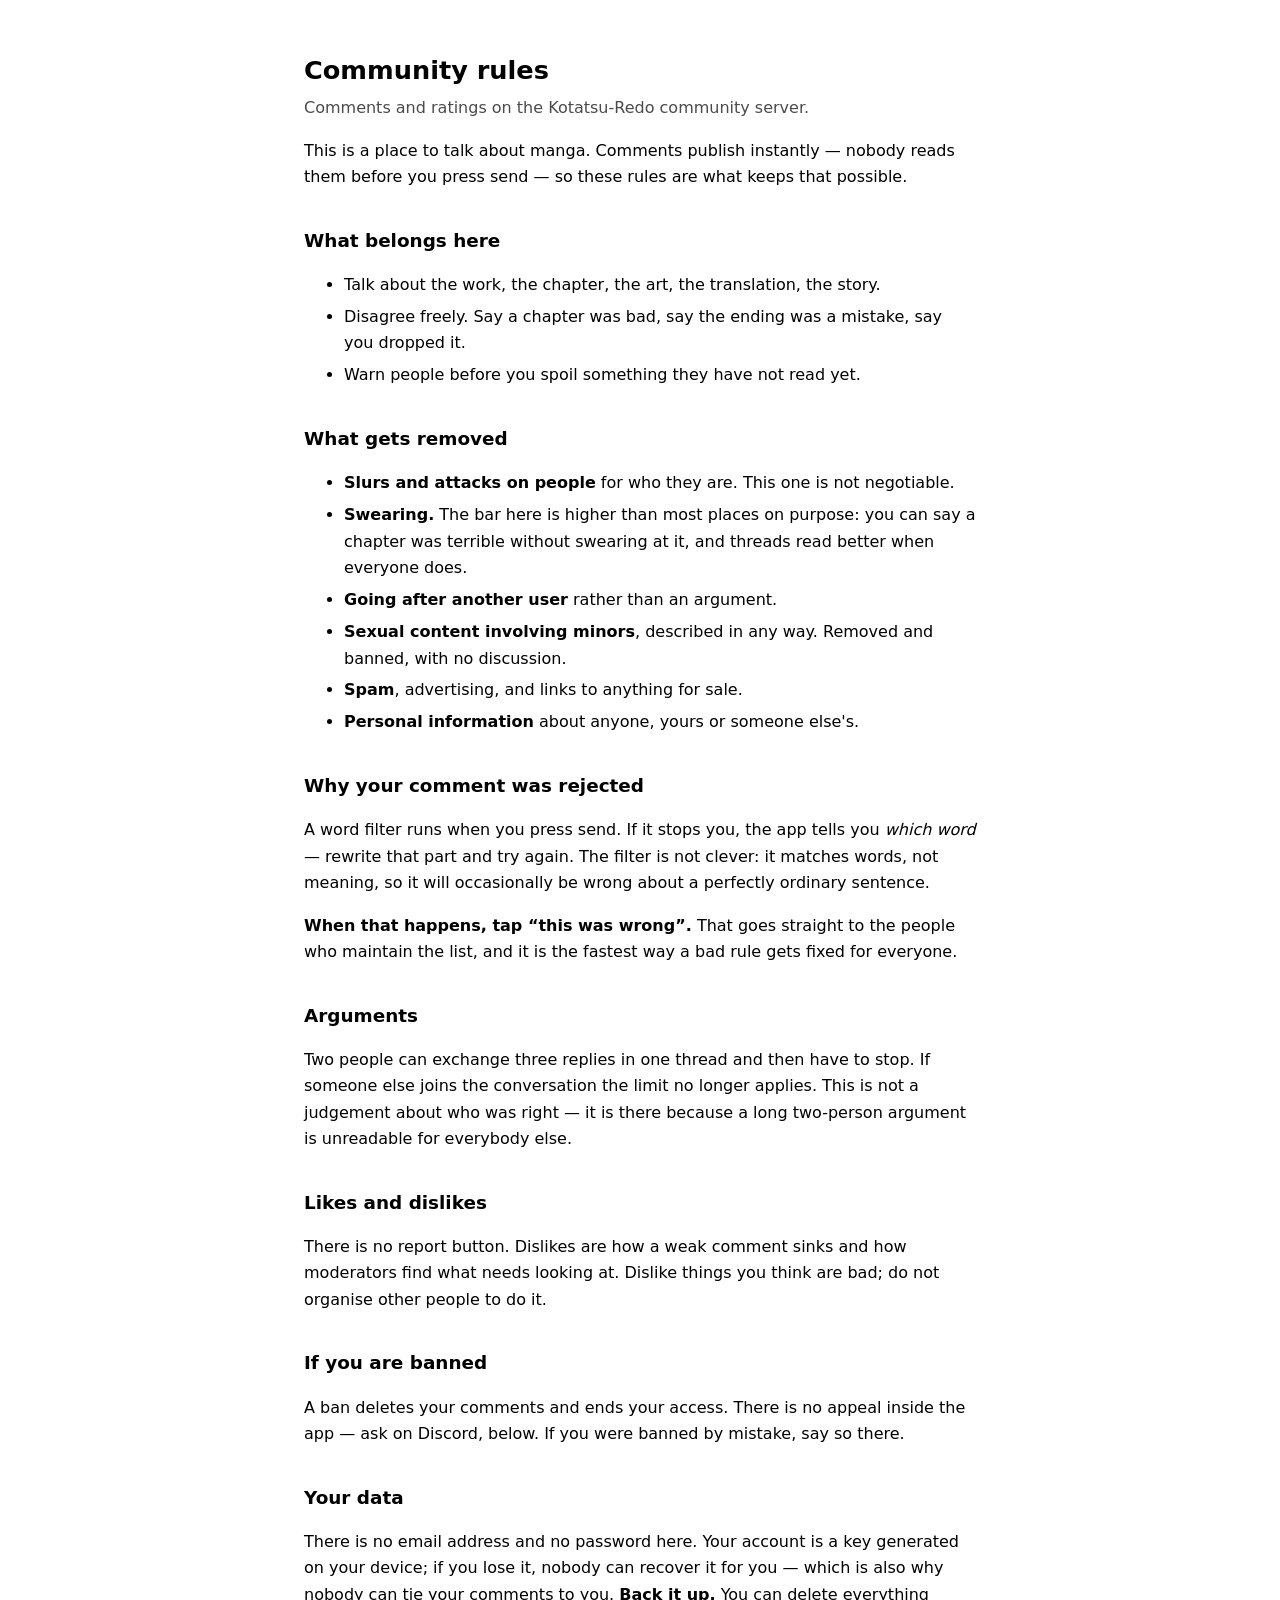
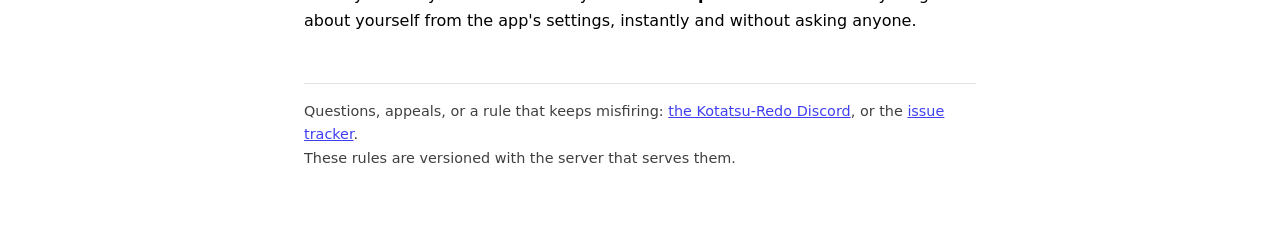
<file: src/main/resources/rules.html>
<!doctype html>
<html lang="en">
<head>
<meta charset="utf-8">
<meta name="viewport" content="width=device-width, initial-scale=1">
<title>Community rules — Kotatsu-Redo</title>
<style>
	:root { color-scheme: light dark; }
	body {
		margin: 0 auto;
		padding: 32px 20px 64px;
		max-width: 42rem;
		font: 16px/1.65 ui-sans-serif, system-ui, -apple-system, "Segoe UI", Roboto, sans-serif;
	}
	h1 { font-size: 1.6rem; margin-bottom: .25rem; }
	h2 { font-size: 1.15rem; margin-top: 2.2rem; }
	.sub { opacity: .7; margin-top: 0; }
	li { margin: .35rem 0; }
	code { font-family: ui-monospace, SFMono-Regular, Menlo, Consolas, monospace; font-size: .92em; }
	footer { margin-top: 3rem; padding-top: 1rem; border-top: 1px solid rgba(128,128,128,.3); opacity: .75; font-size: .9rem; }
</style>
</head>
<body>

<h1>Community rules</h1>
<p class="sub">Comments and ratings on the Kotatsu-Redo community server.</p>

<p>
	This is a place to talk about manga. Comments publish instantly — nobody reads them before you
	press send — so these rules are what keeps that possible.
</p>

<h2>What belongs here</h2>
<ul>
	<li>Talk about the work, the chapter, the art, the translation, the story.</li>
	<li>Disagree freely. Say a chapter was bad, say the ending was a mistake, say you dropped it.</li>
	<li>Warn people before you spoil something they have not read yet.</li>
</ul>

<h2>What gets removed</h2>
<ul>
	<li><strong>Slurs and attacks on people</strong> for who they are. This one is not negotiable.</li>
	<li><strong>Swearing.</strong> The bar here is higher than most places on purpose: you can say a
		chapter was terrible without swearing at it, and threads read better when everyone does.</li>
	<li><strong>Going after another user</strong> rather than an argument.</li>
	<li><strong>Sexual content involving minors</strong>, described in any way. Removed and banned,
		with no discussion.</li>
	<li><strong>Spam</strong>, advertising, and links to anything for sale.</li>
	<li><strong>Personal information</strong> about anyone, yours or someone else's.</li>
</ul>

<h2>Why your comment was rejected</h2>
<p>
	A word filter runs when you press send. If it stops you, the app tells you <em>which word</em> —
	rewrite that part and try again. The filter is not clever: it matches words, not meaning, so it
	will occasionally be wrong about a perfectly ordinary sentence.
</p>
<p>
	<strong>When that happens, tap “this was wrong”.</strong> That goes straight to the people who
	maintain the list, and it is the fastest way a bad rule gets fixed for everyone.
</p>

<h2>Arguments</h2>
<p>
	Two people can exchange three replies in one thread and then have to stop. If someone else joins
	the conversation the limit no longer applies. This is not a judgement about who was right — it is
	there because a long two-person argument is unreadable for everybody else.
</p>

<h2>Likes and dislikes</h2>
<p>
	There is no report button. Dislikes are how a weak comment sinks and how moderators find what
	needs looking at. Dislike things you think are bad; do not organise other people to do it.
</p>

<h2>If you are banned</h2>
<p>
	A ban deletes your comments and ends your access. There is no appeal inside the app — ask on
	Discord, below. If you were banned by mistake, say so there.
</p>

<h2>Your data</h2>
<p>
	There is no email address and no password here. Your account is a key generated on your device;
	if you lose it, nobody can recover it for you — which is also why nobody can tie your comments to
	you. <strong>Back it up.</strong> You can delete everything about yourself from the app's settings,
	instantly and without asking anyone.
</p>

<footer>
	Questions, appeals, or a rule that keeps misfiring:
	<a href="https://discord.gg/eu3gnd89gP">the Kotatsu-Redo Discord</a>, or the
	<a href="https://github.com/Kotatsu-Redo/Kotatsu-Redo/issues">issue tracker</a>.
	<br>
	These rules are versioned with the server that serves them.
</footer>

</body>
</html>
</file>
